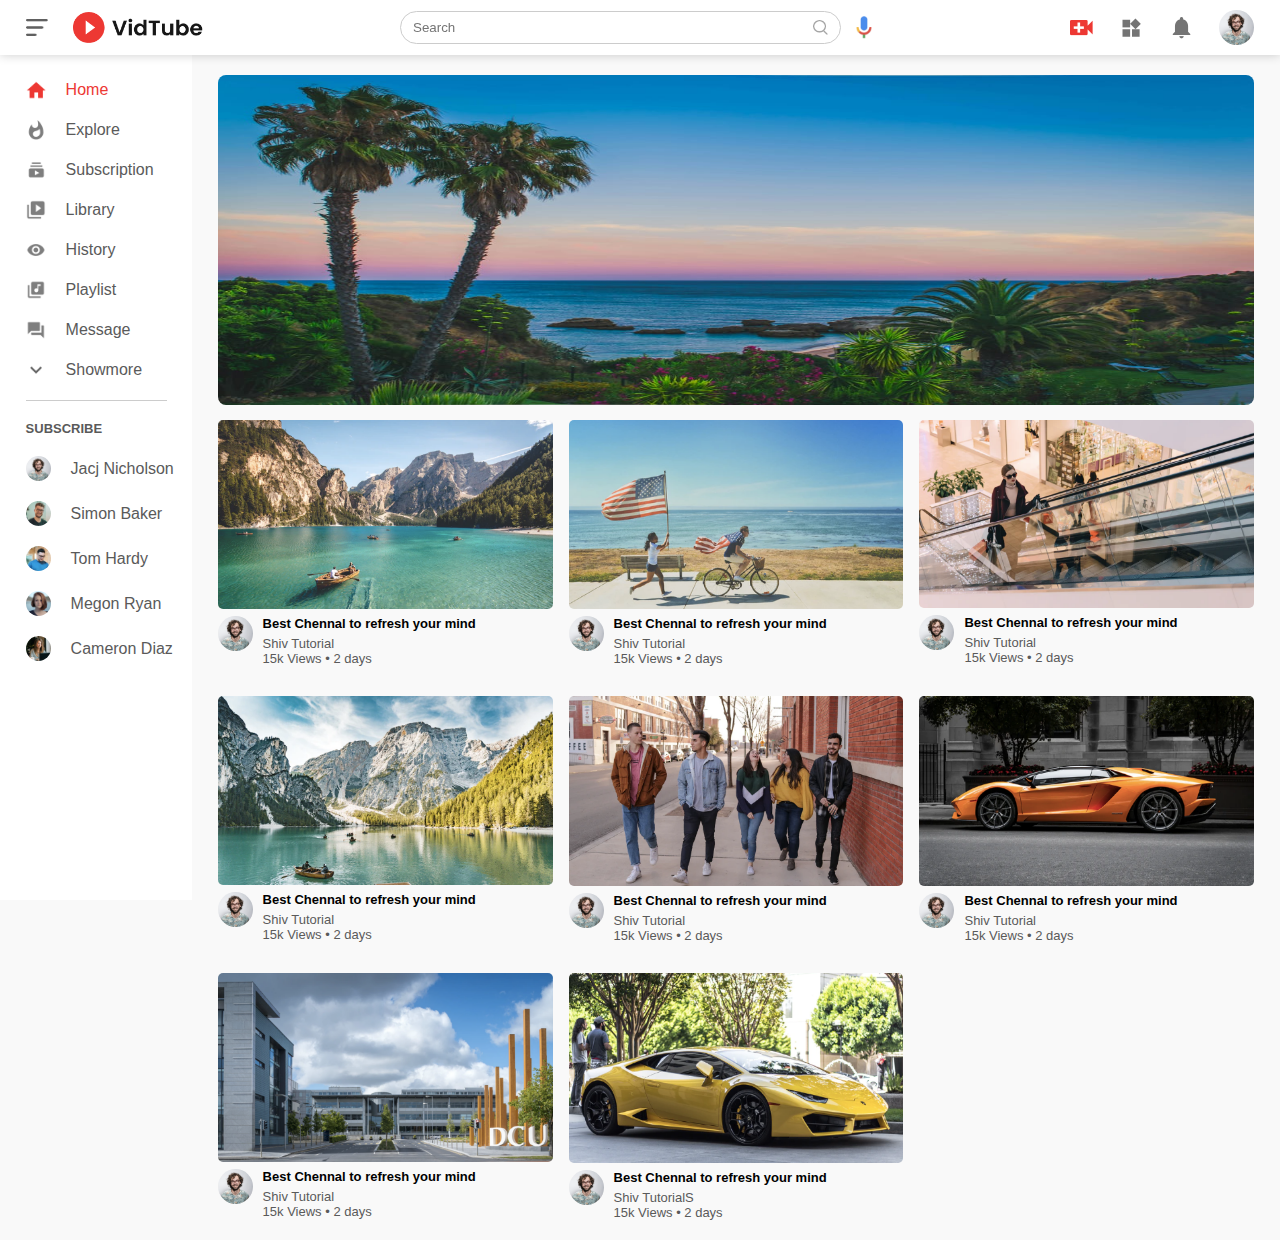
<file: index.html>
<html lang="en">
<head>
    <meta charset="UTF-8">
    <meta name="viewport" content="width=device-width, initial-scale=1.0">
    <title>Video sharing website</title>
    <link rel="stylesheet" href="style.css">
</head>
<body>
    <nav class="flex-div">
        <div class="nav-left flex-div">
            <img src="images/menu.png" class="menu-icon">
            <img src="images/logo.png" class="logo">
        </div>

        <div class="nav-middle flex-div">
            <div class="search-box flex-div">
                <input type="text" placeholder="Search">
                <img src="images/search.png">
            </div>
            <img src="images/voice-search.png" class="mic-icon">
               
        </div>
        <div class="nav-right flex-div">
            <img src="images/upload.png" alt="">
            <img src="images/more.png" alt="">
            <img src="images/notification.png" alt="">
            <img src="images/Jack.png" class="user-icon">
        </div>
    </nav>
<!-----------sidebar--------->
<div class="sidebar">
    <div class="shortcut-links">
        <a href=""><img src="images/home.png"><p>Home</p></a>
        <a href=""><img src="images/explore.png"><p>Explore</p></a>
        <a href=""><img src="images/subscriprion.png"><p>Subscription</p></a>
        <a href=""><img src="images/library.png"><p>Library</p></a>
        <a href=""><img src="images/history.png"><p>History</p></a>
        <a href=""><img src="images/playlist.png"><p>Playlist</p></a>
        <a href=""><img src="images/messages.png"><p>Message</p></a>
        <a href=""><img src="images/show-more.png"><p>Showmore</p></a>
        <hr>
    </div>
    <div class="subscribed-list">
        <h3>SUBSCRIBE</h3>
        <a href=""><img src="images/Jack.png"><p>Jacj Nicholson</p></a>
        <a href=""><img src="images/simon.png"><p>Simon Baker</p></a>
        <a href=""><img src="images/tom.png"><p>Tom Hardy</p></a>
        <a href=""><img src="images/megan.png"><p>Megon Ryan</p></a>
        <a href=""><img src="images/cameron.png"><p>Cameron Diaz</p></a>
    </div>
</div>

<!--------main------->

<div class="container">
    <div class="banner">
        <img src="images/t.jpeg" >
    </div>

    <div class="list-container">
        <div class="vid-list">
            <a href="play video.html"><img src="images/thumbnail1.png" class="thumbnail"></a>
            <div class="flex-div">
                <img src="images/Jack.png">
                <div class="vid-info">
                    <a href="play video.html">Best Chennal to refresh your mind</a>
                    <p>Shiv Tutorial</p>
                    <p>15k Views &bull; 2 days</p>
                </div>
            </div>
        </div>
        <div class="vid-list">
            <a href=""><img src="images/thumbnail2.png" class="thumbnail"></a>
            <div class="flex-div">
                <img src="images/Jack.png">
                <div class="vid-info">
                    <a href="">Best Chennal to refresh your mind</a>
                    <p>Shiv Tutorial</p>
                    <p>15k Views &bull; 2 days</p>
                </div>
            </div>
        </div>
        <div class="vid-list">
            <a href=""><img src="images/thumbnail3.png" class="thumbnail"></a>
            <div class="flex-div">
                <img src="images/Jack.png">
                <div class="vid-info">
                    <a href="">Best Chennal to refresh your mind</a>
                    <p>Shiv Tutorial</p>
                    <p>15k Views &bull; 2 days</p>
                </div>
            </div>
        </div>
        <div class="vid-list">
            <a href=""><img src="images/thumbnail4.png" class="thumbnail"></a>
            <div class="flex-div">
                <img src="images/Jack.png">
                <div class="vid-info">
                    <a href="">Best Chennal to refresh your mind</a>
                    <p>Shiv Tutorial</p>
                    <p>15k Views &bull;  2 days</p>
                </div>
            </div>
        </div>
        <div class="vid-list">
            <a href=""><img src="images/thumbnail5.png" class="thumbnail"></a>
            <div class="flex-div">
                <img src="images/Jack.png">
                <div class="vid-info">
                    <a href="">Best Chennal to refresh your mind</a>
                    <p>Shiv Tutorial</p>
                    <p>15k Views &bull; 2 days</p>
                </div>
            </div>
        </div>
        <div class="vid-list">
            <a href=""><img src="images/thumbnail6.png" class="thumbnail"></a>
            <div class="flex-div">
                <img src="images/Jack.png">
                <div class="vid-info">
                    <a href="">Best Chennal to refresh your mind</a>
                    <p>Shiv Tutorial</p>
                    <p>15k Views &bull; 2 days</p>
                </div>
            </div>
        </div>
        <div class="vid-list">
            <a href=""><img src="images/thumbnail7.png" class="thumbnail"></a>
            <div class="flex-div">
                <img src="images/Jack.png">
                <div class="vid-info">
                    <a href="">Best Chennal to refresh your mind</a>
                    <p>Shiv Tutorial</p>
                    <p>15k Views &bull; 2 days</p>
                </div>
            </div>
        </div>
        <div class="vid-list">
            <a href=""><img src="images/thumbnail8.png" class="thumbnail"></a>
            <div class="flex-div">
                <img src="images/Jack.png">
                <div class="vid-info">
                    <a href="" >Best Chennal to refresh your mind</a>
                    <p>Shiv TutorialS</p>
                    <p>15k Views &bull; 2 days</p>
                </div>
            </div>
        </div>
    </div>

</div>
<script src="script.js"></script>
</body>
</html>
</file>
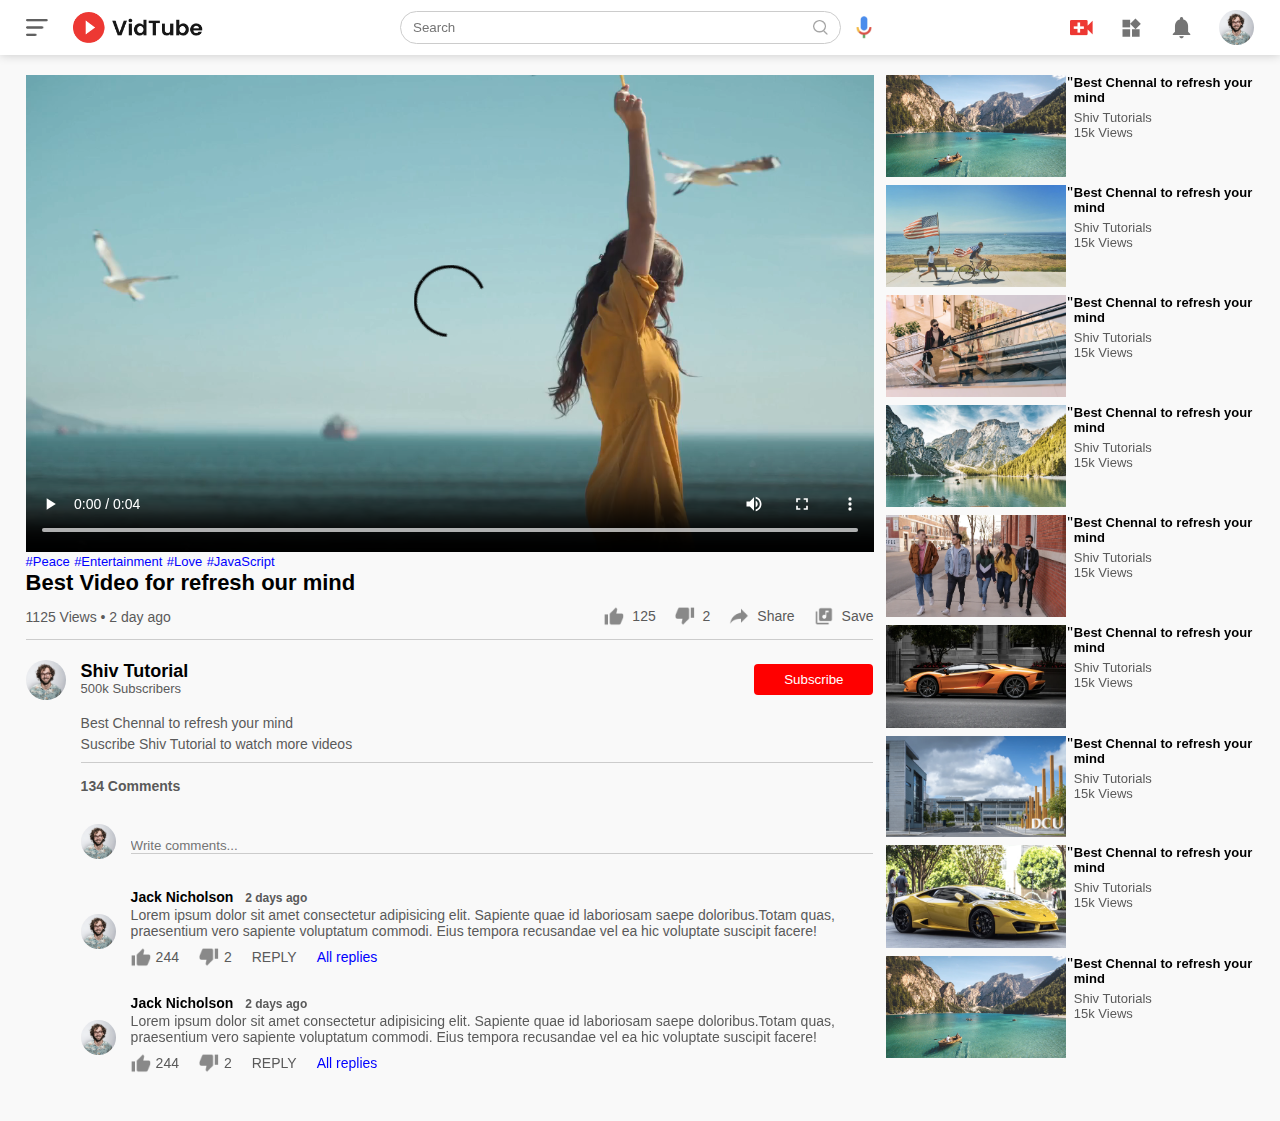
<file: play video.html>
<html lang="en">
 <head>
    <meta charset="UTF-8">
    <meta name="viewport" content="width=device-width, initial-scale=1.0">
    <title>Play Video - Shiva Channel</title>
    <link rel="stylesheet" href="style.css">
 </head>
 <body>
    <nav class="flex-div">
        <div class="nav-left flex-div">
            <img src="images/menu.png" class="menu-icon">
            <img src="images/logo.png" class="logo">
        </div>

        <div class="nav-middle flex-div">
            <div class="search-box flex-div">
                <input type="text" placeholder="Search">
                <img src="images/search.png">
            </div>
            <img src="images/voice-search.png" class="mic-icon">
               
        </div>
        <div class="nav-right flex-div">
            <img src="images/upload.png" alt="">
            <img src="images/more.png" alt="">
            <img src="images/notification.png" alt="">
            <img src="images/Jack.png" class="user-icon">
        </div>
    </nav>

<div class="container play-container">
    <div class="row">
        <div class="play-video">
            <video controls autoplay>
                <source src="images/video.mp4" type="video/mp4">
            </video>
            <div class="tags">
              <a href="">#Peace</a>  <a href="">#Entertainment</a>  <a href="">#Love</a>  <a href="">#JavaScript</a>
            </div>
            <h3>Best Video for refresh our mind</h3>
            <div class="play-video-info">
              <p>1125 Views &bull; 2 day ago</p>
              <div>
                <a href=""><img src="images/like.png">125</a>
                <a href=""><img src="images/dislike.png">2</a>
                <a href=""><img src="images/share.png">Share</a>
                <a href=""><img src="images/save.png">Save</a>
              </div>
            </div>
            <hr>
            <div class="plublisher">
              <img src="images/Jack.png">
              <div>
                <p>Shiv Tutorial</p>
                <span>500k Subscribers</span>
              </div>
              <button type="button">Subscribe</button>
            </div>
            <div class="vid-description">
              <p>Best Chennal to refresh your mind</p>
              <p>Suscribe Shiv Tutorial to watch more videos</p>
              <hr>
              <h4>134 Comments</h4>

              <div class="add-comment">
                <img src="images/Jack.png">
                <input type="text" placeholder="Write comments...">
              </div>
             <div class="old-comment">
              <img src="images/Jack.png">
              <div>
                <h3>Jack Nicholson <span>2 days ago</span></h3>
                <p>Lorem ipsum dolor sit amet consectetur adipisicing elit. Sapiente quae id laboriosam saepe doloribus.Totam quas, praesentium vero sapiente voluptatum commodi. Eius tempora recusandae vel ea hic voluptate suscipit facere!</p>
                <div class="comment-action">
                  <img src="images/like.png">
                  <span>244</span>
                  <img src="images/dislike.png">
                  <span>2</span>
                  <span>REPLY</span>
                  <a href="">All replies</a>
                </div>
              </div>
             </div>

             <div class="old-comment">
              <img src="images/Jack.png">
              <div>
                <h3>Jack Nicholson <span>2 days ago</span></h3>
                <p>Lorem ipsum dolor sit amet consectetur adipisicing elit. Sapiente quae id laboriosam saepe doloribus.Totam quas, praesentium vero sapiente voluptatum commodi. Eius tempora recusandae vel ea hic voluptate suscipit facere!</p>
                <div class="comment-action">
                  <img src="images/like.png">
                  <span>244</span>
                  <img src="images/dislike.png">
                  <span>2</span>
                  <span>REPLY</span>
                  <a href="">All replies</a>
                </div>
              </div>
             </div>
            </div>
          </div>  
        <div class="right-sidebar">  

            <div class="side-video-list">
                <a href="" class="small-thumbnail"><img src="images/thumbnail1.png"></a>"
              <div class="vid-info">
                <a href="">Best Chennal to refresh your mind</a>
                <p>Shiv Tutorials</p>
                <p>15k Views</p>
             </div>
             </div>
             <div class="side-video-list">
                <a href="" class="small-thumbnail"><img src="images/thumbnail2.png"></a>"
              <div class="vid-info">
                <a href="">Best Chennal to refresh your mind</a>
                <p>Shiv Tutorials</p>
                <p>15k Views</p>
             </div>
             </div>
             <div class="side-video-list">
                <a href="" class="small-thumbnail"><img src="images/thumbnail3.png"></a>"
              <div class="vid-info">
                <a href="">Best Chennal to refresh your mind</a>
                <p>Shiv Tutorials</p>
                <p>15k Views</p>
             </div>
             </div>
             <div class="side-video-list">
                <a href="" class="small-thumbnail"><img src="images/thumbnail4.png"></a>"
              <div class="vid-info">
                <a href="">Best Chennal to refresh your mind</a>
                <p>Shiv Tutorials</p>
                <p>15k Views</p>
             </div>
             </div>
             <div class="side-video-list">
                <a href="" class="small-thumbnail"><img src="images/thumbnail5.png"></a>"
              <div class="vid-info">
                <a href="">Best Chennal to refresh your mind</a>
                <p>Shiv Tutorials</p>
                <p>15k Views</p>
             </div>
             </div>
             <div class="side-video-list">
                <a href="" class="small-thumbnail"><img src="images/thumbnail6.png"></a>"
              <div class="vid-info">
                <a href="">Best Chennal to refresh your mind</a>
                <p>Shiv Tutorials</p>
                <p>15k Views</p>
             </div>
             </div>
             <div class="side-video-list">
                <a href="" class="small-thumbnail"><img src="images/thumbnail7.png"></a>"
              <div class="vid-info">
                <a href="">Best Chennal to refresh your mind</a>
                <p>Shiv Tutorials</p>
                <p>15k Views</p>
             </div>
             </div>
             <div class="side-video-list">
                <a href="" class="small-thumbnail"><img src="images/thumbnail8.png"></a>"
              <div class="vid-info">
                <a href="">Best Chennal to refresh your mind</a>
                <p>Shiv Tutorials</p>
                <p>15k Views</p>
             </div>
             </div>
             <div class="side-video-list">
                <a href="" class="small-thumbnail"><img src="images/thumbnail1.png"></a>"
              <div class="vid-info">
                <a href="">Best Chennal to refresh your mind</a>
                <p>Shiv Tutorials</p>
                <p>15k Views</p>
             </div>
             </div>


        </div>
    </div>
</div>

 </body>
 </html>
</file>
<file: style.css>
*{
    margin: 0;
    padding: 0;
    font-family: 'poppins',sans-serif;
    box-sizing: border-box;
}
a{
    text-decoration: none;
    color: #5a5a5a;
}
img{
    cursor: pointer;
}
.flex-div{
    display: flex;
    align-items: center;
}
nav{
    padding: 10px 2%;
    justify-content: space-between;
    box-shadow:  0 0 10px  rgba(0,0,0,0.2);
    background: #fff;
    position: sticky;
    top: 0;
    z-index: 10;
}
.nav-right img{
    width: 25px;
    margin-right: 25px;
}
.nav-right .user-icon{
    width: 35px;
    border-radius: 50%;
    margin-right: 0;
}
.nav-left .menu-icon{
    width: 22px;
    margin-right: 25px;
}
.nav-left .logo{
    width: 130px;
}
.nav-middle .mic-icon{
    width: 16px;
}
.nav-middle .search-box{
    border: 1px solid #ccc;
    margin-right: 15px;
    padding: 8px 12px ;
    border-radius: 25px;
}
.nav-middle .search-box input{
    width: 400px;
    border: 0;
    outline: 0;
    background: transparent;
}
.nav-middle .search-box img{
    width: 15px;

}

/*---------SIDEBAR--------*/

.sidebar{
    background: #fff;
    width: 15%;
    height: 100vh;
    position: fixed;
    top:0;
    padding-left: 2%;
    padding-top: 80px;
}
.shortcut-links a img{
    width: 20px;
    margin-right: 20px;
}
.shortcut-links a{
    display: flex;
    align-items: center;
    margin-bottom: 20px;
    width: fit-content;
    flex-wrap: wrap;
}
.shortcut-links a:first-child{
    color:#ed3833;
}
.sidebar hr{
    border: 0;
    height: 1px;
    background: #ccc;
    width: 85%;
}
.subscribed-list h3{
    font-size: 13px;
    margin: 20px 0;
    color: #5a5a5a;
}
.subscribed-list a{
    display: flex;
    align-items: center;
    margin-bottom: 20px;
    width: fit-content;
    flex-wrap: wrap;
}
.subscribed-list a img{
    width: 25px;
    border-radius: 50%;
    margin-right: 20px;
}
.small-sidebar{
    width: 5%;
}
.small-sidebar a p{
    display: none;
}
.small-sidebar h3{
    display: none;
}
.small-sidebar hr{
    width: 50%;
    margin-bottom: 25px;
}

/*------main-----*/

.container{
    background: #f9f9f9;
    padding-left: 17%;
    padding-right: 2%;
    padding-top: 20px;
    padding-bottom: 20px;

}
.large-container{
    padding-left: 7%;
}


.banner{
    width:100%;
  
}
    .banner img {
        width: 100%;
        border-radius: 8px;
        height:330px;
    }
.list-container{
    display: grid;
    grid-template-columns: repeat(auto-fit,minmax(250px,1fr));
    grid-column-gap:16px;
    grid-row-gap:30px;
    margin-top: 15px;
}
.vid-list .thumbnail{
    width: 100%;
    border-radius: 5px;
}
.vid-list .flex-div{
    align-items: flex-start;
    margin-top: 7px;
}
.vid-list .flex-div img{
     width: 35px;
     margin-right: 10px;
     border-radius: 50%;
}
.vid-info{
    color: #5a5a5a;
    font-size: 13px;
}
.vid-info a{
    color: #000;
    font-weight: 600;
    display: block;
    margin-bottom: 5px;
}

@media (max-width:900px){
    .menu-icon{
        display: none;
    }
    .sidebar{
        display: none;
    }
    .container, .large-container{
        padding-left: 5%;
        padding-right: 5%;
    }
    .nav-right img{
        display: none;
    }
    .nav-right .user-icon{
        display: block;
        width: 30px;
    }
    .nav-middle .search-box input{
        width: 100px;
    }
    .nav-middle .mic-icon{
        display: none;
    }
    .logo{
        width: 90px;
    }
}

/*--------play video page--------*/
.play-container{
    padding-left: 2%;
}
.row{
    display: flex;
    justify-content: space-between;
    flex-wrap: wrap;
}
.play-video{
    flex-basis: 69%;
}
.right-sidebar{
    flex-basis: 30%;
}
.play-video video{
    width: 100%;
}
.side-video-list{
    display: flex;
    justify-content: space-between;
    margin-bottom: 8px;
}
.side-video-list img{
    width: 100%;
}
.side-video-list .small-thumbnail{
    flex-basis: 49%;
}
.side-video-list .vid-info{
    flex-basis: 49%;
}
.play-video .tags a{
    color: #0000ff;
    font-size: 13px;

}
.play-video h3{
    font-weight: 600;
    font-size: 22px;
}
.play-video .play-video-info{
    display: flex;
    align-items: center;
    justify-content: space-between;
    flex-wrap: wrap;
    margin-top: 10px;
    font-size: 14px;
    color: #5a5a5a;
}
.play-video .play-video-info a img{
    width: 20px;
    margin-right: 8px;
}
.play-video .play-video-info a{
    display: inline-flex;
    align-items: center;
    margin-left: 15px;
}
.play-video hr{
    border: 0;
    height: 1px;
    background: #ccc;
    margin: 10px 0;
}
.plublisher{
    display: flex;
    align-items: center;
    margin-top: 20px;
}
.plublisher div{
    flex: 1;
    line-height: 18px;
}
.plublisher img{
    width: 40px;
    border-radius: 50%;
    margin-right: 15px;
}
.plublisher div p{
    color: #000;
    font-weight: 600;
    font-size: 18px;
}
.plublisher div span{
    font-size: 13px;
    color: #5a5a5a;
}
.plublisher button{
    background-color: red;
    color: #fff;
    padding: 8px 30px;
    border: 0;
    outline: 0;
    border-radius: 4px;
    cursor: pointer;
}
.vid-description{
    padding-left: 55px;
    margin: 15px 0;
}
.vid-description p{
    font-size: 14px;
    margin-bottom: 5px;
    color: #5a5a5a;
}
.vid-description h4{
    font-size: 14px;
    color: #5a5a5a;
    margin-top: 15px;
}
.add-comment{
    display: flex;
    align-items: center;
    margin: 30px 0;
}
.add-comment img{
    width: 35px;
    border-radius: 50%;margin-right: 15px;
}
.add-comment input{
    border: 0;
    outline: 0;
    border-bottom: 1px solid #ccc;
    width: 100%;
    padding-top: 10px;
    background: transparent;
}
.old-comment{
    display: flex;
    align-items: center;
    margin: 20px 0;
}
.old-comment img{
    width: 35px;
    border-radius: 50%;
    margin-right: 15px;
}
.old-comment h3{
    font-size: 14px;
    margin-bottom: 2px;
}
.old-comment h3 span{
    font-size: 12px;
    color: #5a5a5a;
    font-weight: 600;
    margin-left: 8px;

}
.old-comment .comment-action{
    display: flex;
    align-items: center;
    margin: 8px 0;
    font-size: 14px;
}
.old-comment .comment-action img{
    border-radius: 0;
    width: 20px;
    margin-right: 5px;
}
.old-comment span{
    margin-right: 20px;
    color: #5a5a5a;
}
.old-comment .comment-action a{
    color: #0000ff;
}

@media(max-width:900px){
    .play-video{
        flex-basis: 100%;
    }
    .right-sidebar{
        flex-basis: 100%;
    }
    .play-container{
        padding-left: 5%;
    }
    .vid-description{
        padding-left: 0;
    }
    .play-video .play-video-info a{
        margin-left: 0;
        margin-right: 15px;
        margin-top: 15px;
    }
}
</file>
